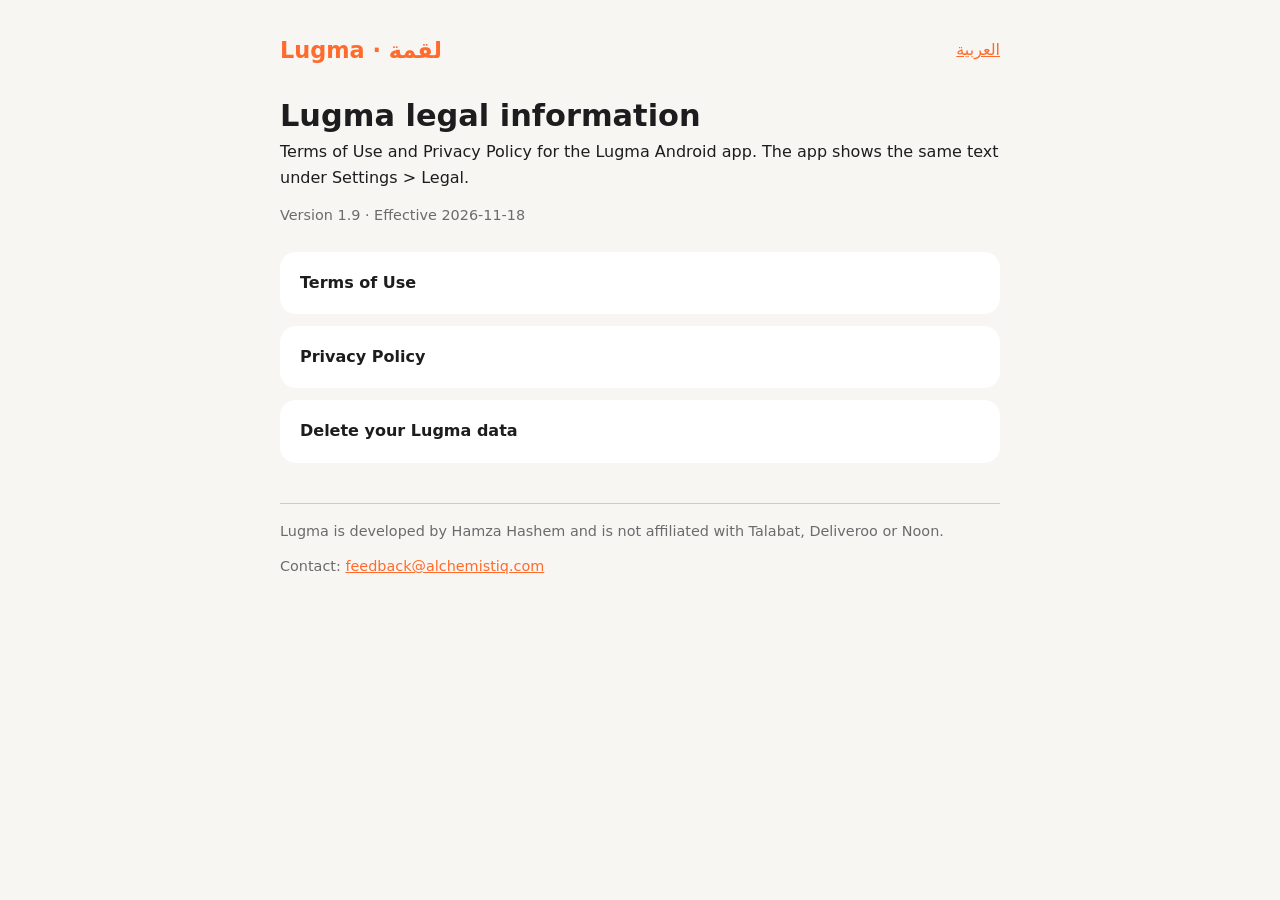
<file: index.html>
<!doctype html>
<html lang="en" dir="ltr">
<head>
<meta charset="utf-8">
<meta name="viewport" content="width=device-width, initial-scale=1">
<title>Lugma legal information</title>
<link rel="stylesheet" href="style.css">
</head>
<body>
<main>
<header>
<a class="brand" href="./">Lugma · لقمة</a>
<a href="ar/" hreflang="ar">العربية</a>
</header>
<h1>Lugma legal information</h1>
<p>Terms of Use and Privacy Policy for the Lugma Android app. The app shows the same text under Settings &gt; Legal.</p>
<p class="meta">Version 1.9 · Effective 2026-11-18</p>
<div class="cards">
<a class="card" href="terms.html">Terms of Use</a>
<a class="card" href="privacy.html">Privacy Policy</a>
<a class="card" href="delete-data.html">Delete your Lugma data</a>
</div>
<footer>
<p>Lugma is developed by Hamza Hashem and is not affiliated with Talabat, Deliveroo or Noon.</p>
<p>Contact: <a href="mailto:feedback@alchemistiq.com">feedback@alchemistiq.com</a></p>
</footer>
</main>
</body>
</html>
</file>
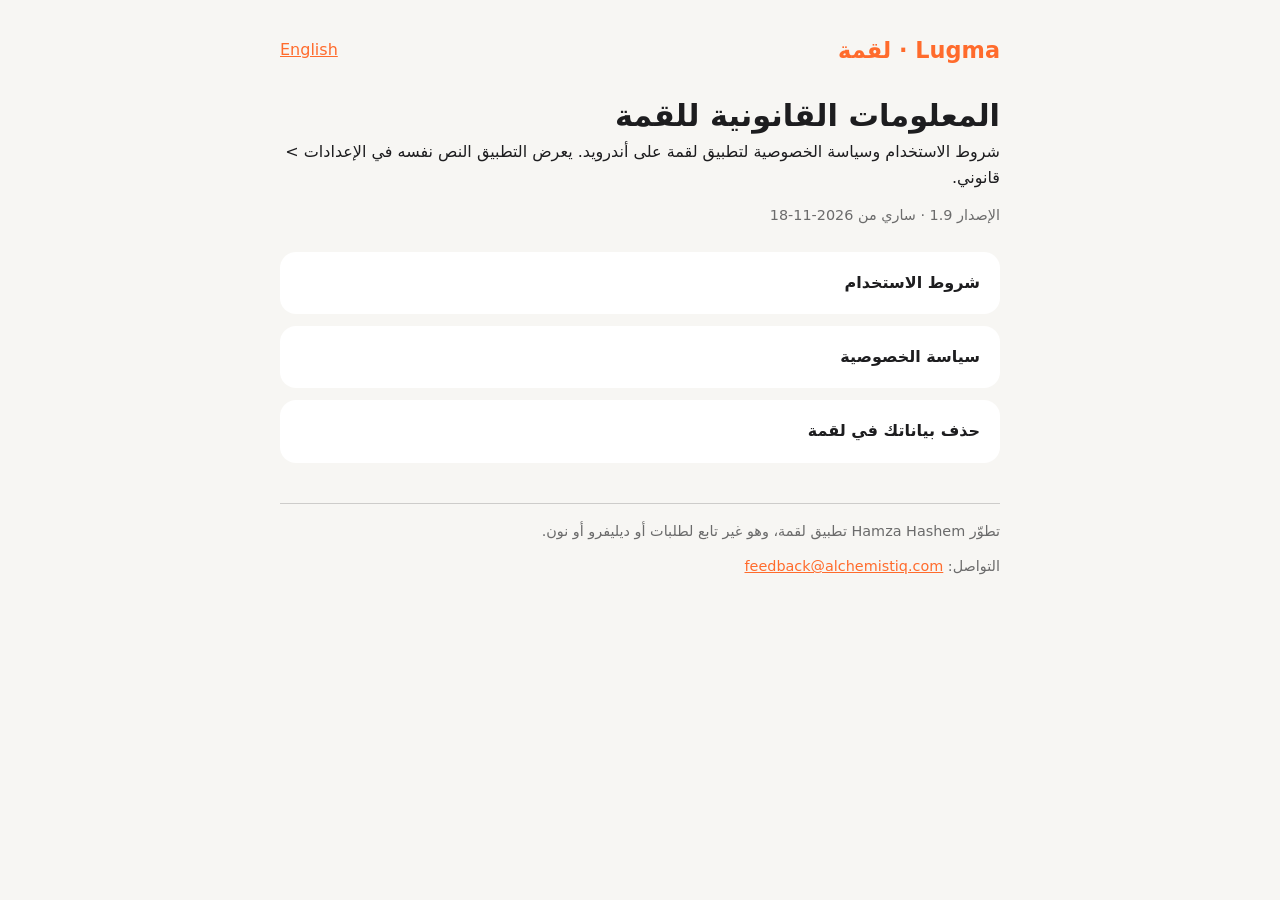
<file: ar/index.html>
<!doctype html>
<html lang="ar" dir="rtl">
<head>
<meta charset="utf-8">
<meta name="viewport" content="width=device-width, initial-scale=1">
<title>المعلومات القانونية للقمة</title>
<link rel="stylesheet" href="../style.css">
</head>
<body>
<main>
<header>
<a class="brand" href="./">Lugma · لقمة</a>
<a href="../" hreflang="en">English</a>
</header>
<h1>المعلومات القانونية للقمة</h1>
<p>شروط الاستخدام وسياسة الخصوصية لتطبيق لقمة على أندرويد. يعرض التطبيق النص نفسه في الإعدادات &gt; قانوني.</p>
<p class="meta">الإصدار 1.9 · ساري من 2026-11-18</p>
<div class="cards">
<a class="card" href="terms.html">شروط الاستخدام</a>
<a class="card" href="privacy.html">سياسة الخصوصية</a>
<a class="card" href="delete-data.html">حذف بياناتك في لقمة</a>
</div>
<footer>
<p>تطوّر Hamza Hashem تطبيق لقمة، وهو غير تابع لطلبات أو ديليفرو أو نون.</p>
<p>التواصل: <a href="mailto:feedback@alchemistiq.com">feedback@alchemistiq.com</a></p>
</footer>
</main>
</body>
</html>
</file>
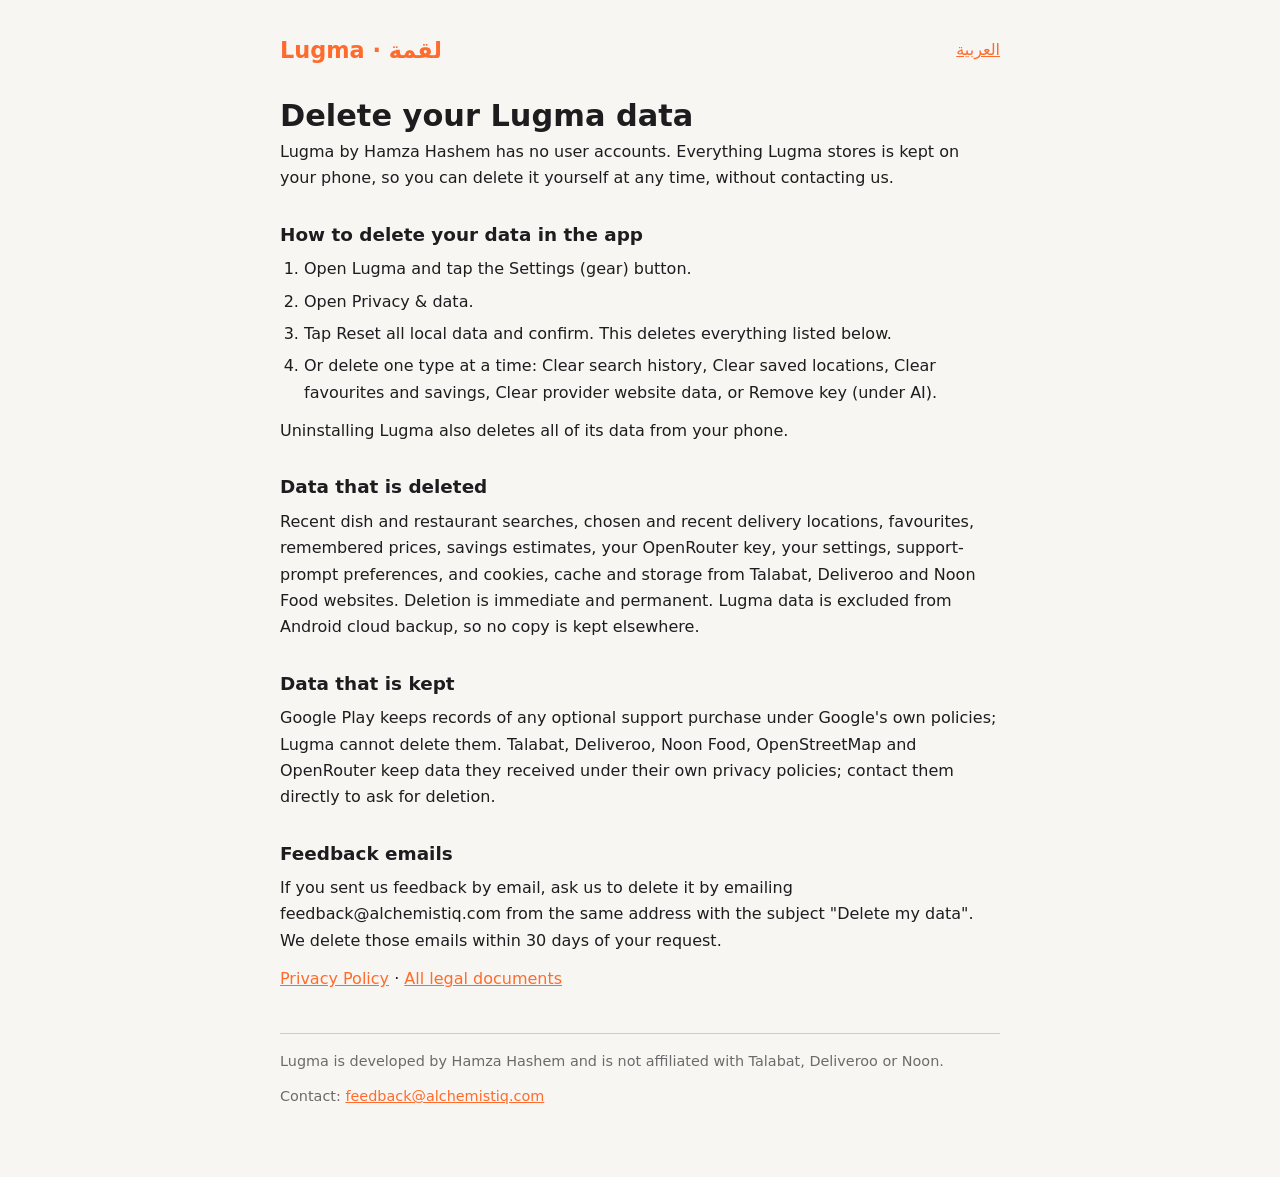
<file: delete-data.html>
<!doctype html>
<html lang="en" dir="ltr">
<head>
<meta charset="utf-8">
<meta name="viewport" content="width=device-width, initial-scale=1">
<title>Delete your Lugma data</title>
<link rel="stylesheet" href="style.css">
</head>
<body>
<main>
<header>
<a class="brand" href="./">Lugma · لقمة</a>
<a href="ar/delete-data.html" hreflang="ar">العربية</a>
</header>
<h1>Delete your Lugma data</h1>
<p>Lugma by Hamza Hashem has no user accounts. Everything Lugma stores is kept on your phone, so you can delete it yourself at any time, without contacting us.</p>
<h2>How to delete your data in the app</h2>
<ol>
<li>Open Lugma and tap the Settings (gear) button.</li>
<li>Open Privacy &amp; data.</li>
<li>Tap Reset all local data and confirm. This deletes everything listed below.</li>
<li>Or delete one type at a time: Clear search history, Clear saved locations, Clear favourites and savings, Clear provider website data, or Remove key (under AI).</li>
</ol>
<p>Uninstalling Lugma also deletes all of its data from your phone.</p>
<h2>Data that is deleted</h2>
<p>Recent dish and restaurant searches, chosen and recent delivery locations, favourites, remembered prices, savings estimates, your OpenRouter key, your settings, support-prompt preferences, and cookies, cache and storage from Talabat, Deliveroo and Noon Food websites. Deletion is immediate and permanent. Lugma data is excluded from Android cloud backup, so no copy is kept elsewhere.</p>
<h2>Data that is kept</h2>
<p>Google Play keeps records of any optional support purchase under Google's own policies; Lugma cannot delete them. Talabat, Deliveroo, Noon Food, OpenStreetMap and OpenRouter keep data they received under their own privacy policies; contact them directly to ask for deletion.</p>
<h2>Feedback emails</h2>
<p>If you sent us feedback by email, ask us to delete it by emailing feedback@alchemistiq.com from the same address with the subject &quot;Delete my data&quot;. We delete those emails within 30 days of your request.</p>
<p><a href="privacy.html">Privacy Policy</a> · <a href="./">All legal documents</a></p>
<footer>
<p>Lugma is developed by Hamza Hashem and is not affiliated with Talabat, Deliveroo or Noon.</p>
<p>Contact: <a href="mailto:feedback@alchemistiq.com">feedback@alchemistiq.com</a></p>
</footer>
</main>
</body>
</html>
</file>
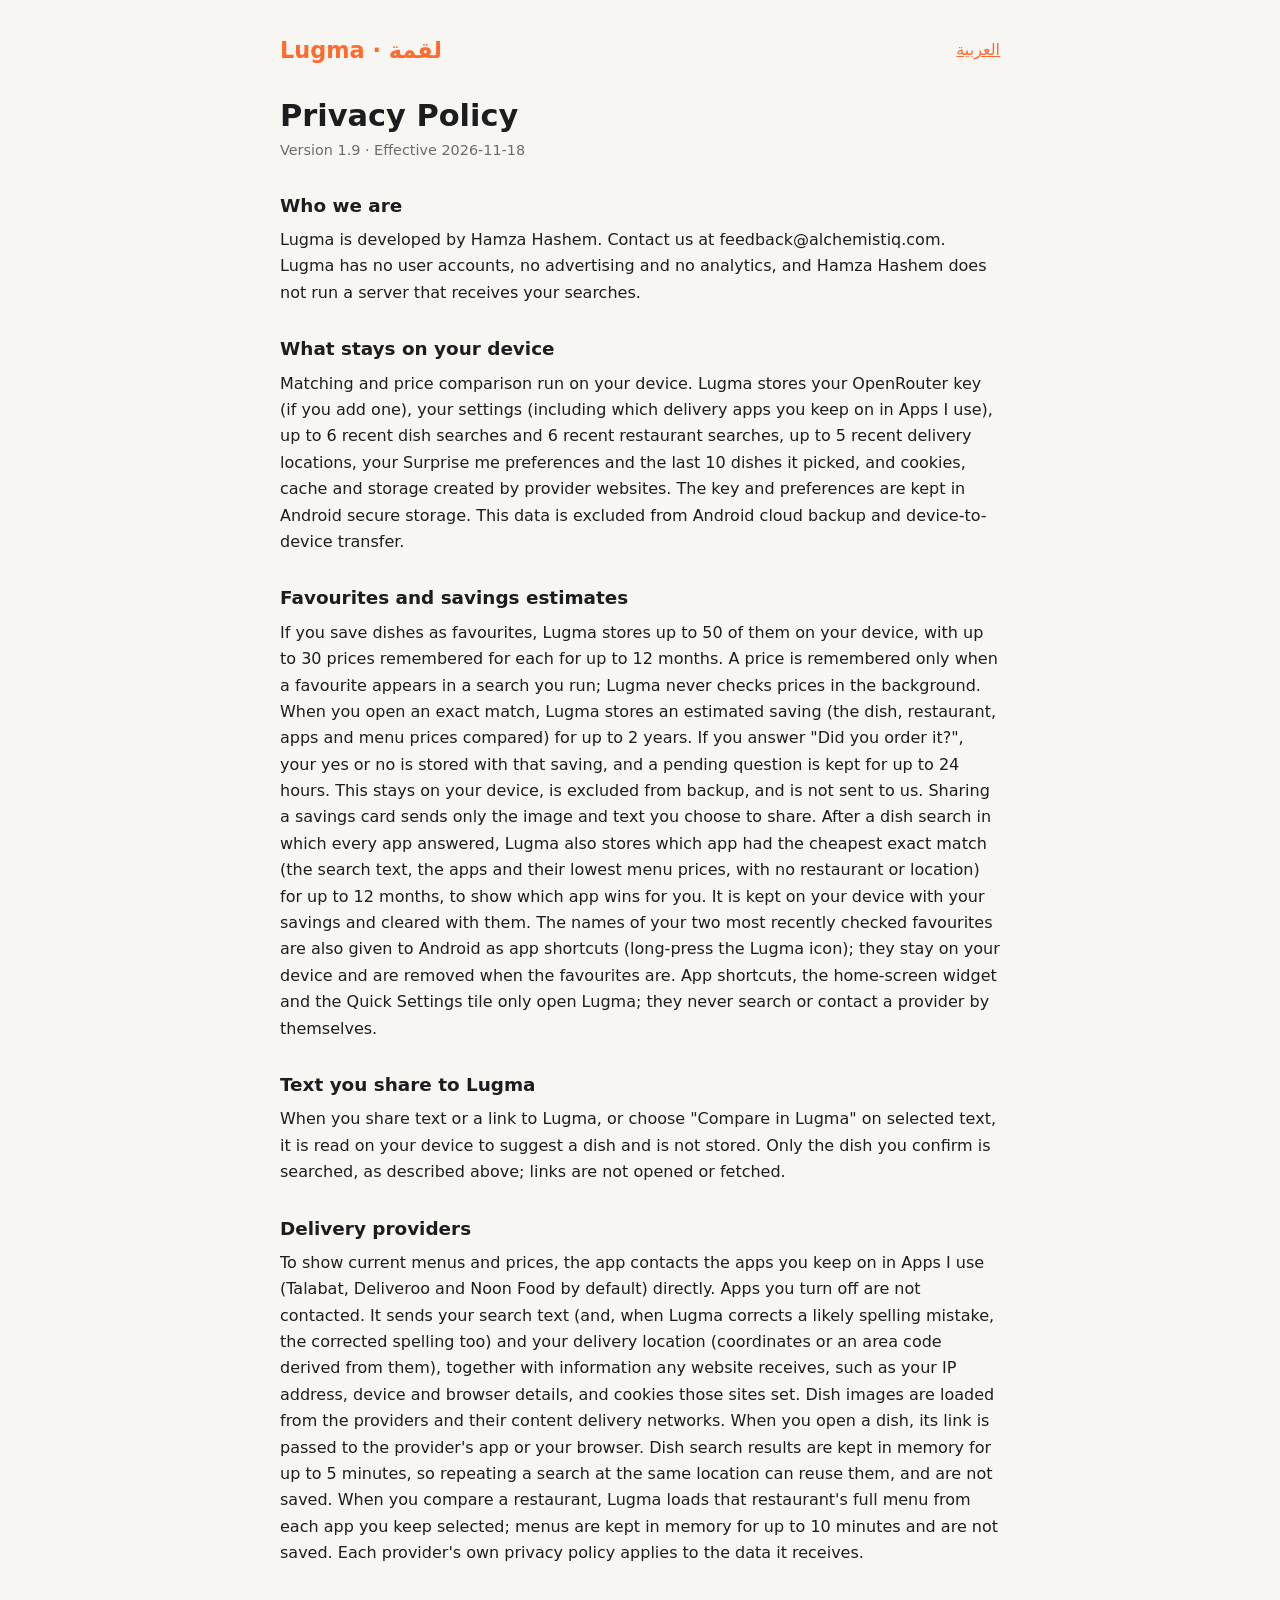
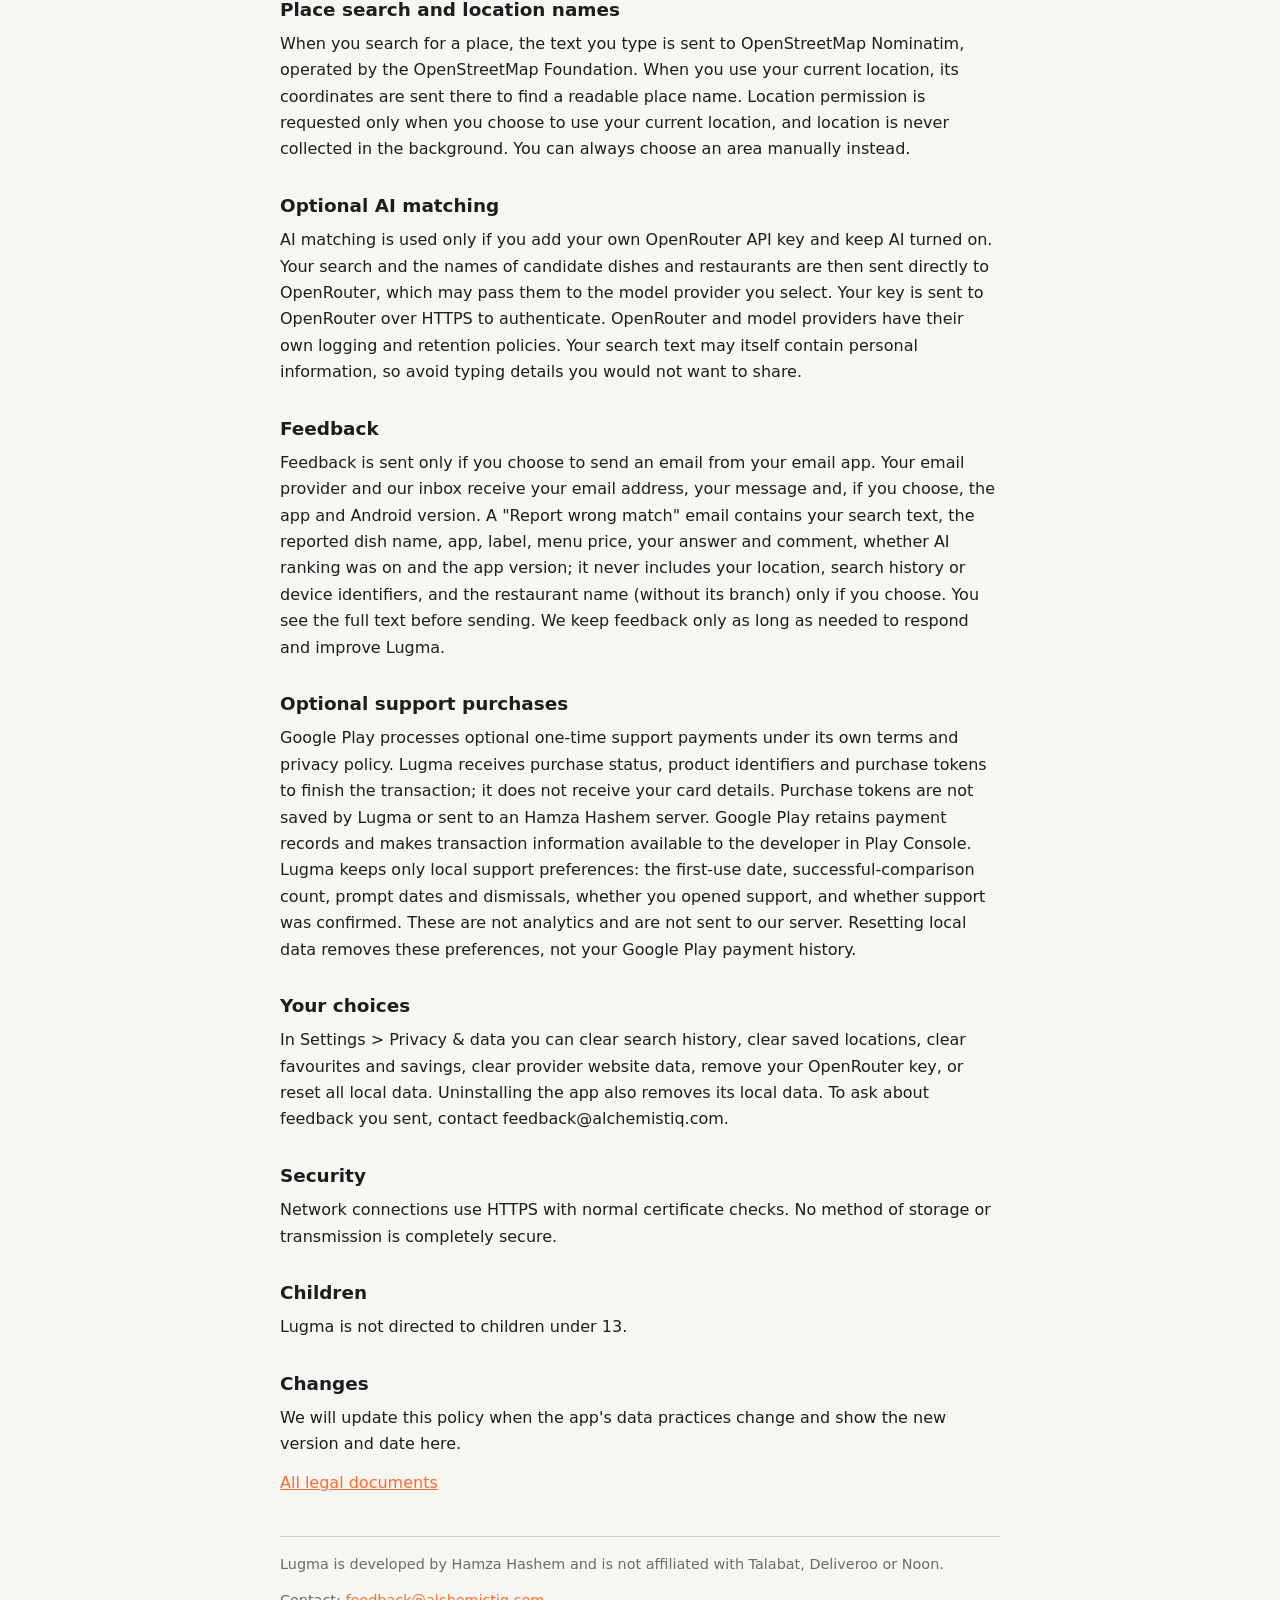
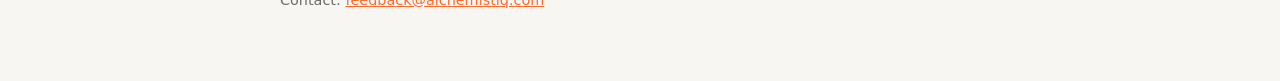
<file: privacy.html>
<!doctype html>
<html lang="en" dir="ltr">
<head>
<meta charset="utf-8">
<meta name="viewport" content="width=device-width, initial-scale=1">
<title>Privacy Policy</title>
<link rel="stylesheet" href="style.css">
</head>
<body>
<main>
<header>
<a class="brand" href="./">Lugma · لقمة</a>
<a href="ar/privacy.html" hreflang="ar">العربية</a>
</header>
<h1>Privacy Policy</h1>
<p class="meta">Version 1.9 · Effective 2026-11-18</p>
<h2>Who we are</h2>
<p>Lugma is developed by Hamza Hashem. Contact us at feedback@alchemistiq.com. Lugma has no user accounts, no advertising and no analytics, and Hamza Hashem does not run a server that receives your searches.</p>
<h2>What stays on your device</h2>
<p>Matching and price comparison run on your device. Lugma stores your OpenRouter key (if you add one), your settings (including which delivery apps you keep on in Apps I use), up to 6 recent dish searches and 6 recent restaurant searches, up to 5 recent delivery locations, your Surprise me preferences and the last 10 dishes it picked, and cookies, cache and storage created by provider websites. The key and preferences are kept in Android secure storage. This data is excluded from Android cloud backup and device-to-device transfer.</p>
<h2>Favourites and savings estimates</h2>
<p>If you save dishes as favourites, Lugma stores up to 50 of them on your device, with up to 30 prices remembered for each for up to 12 months. A price is remembered only when a favourite appears in a search you run; Lugma never checks prices in the background. When you open an exact match, Lugma stores an estimated saving (the dish, restaurant, apps and menu prices compared) for up to 2 years. If you answer &quot;Did you order it?&quot;, your yes or no is stored with that saving, and a pending question is kept for up to 24 hours. This stays on your device, is excluded from backup, and is not sent to us. Sharing a savings card sends only the image and text you choose to share. After a dish search in which every app answered, Lugma also stores which app had the cheapest exact match (the search text, the apps and their lowest menu prices, with no restaurant or location) for up to 12 months, to show which app wins for you. It is kept on your device with your savings and cleared with them. The names of your two most recently checked favourites are also given to Android as app shortcuts (long-press the Lugma icon); they stay on your device and are removed when the favourites are. App shortcuts, the home-screen widget and the Quick Settings tile only open Lugma; they never search or contact a provider by themselves.</p>
<h2>Text you share to Lugma</h2>
<p>When you share text or a link to Lugma, or choose &quot;Compare in Lugma&quot; on selected text, it is read on your device to suggest a dish and is not stored. Only the dish you confirm is searched, as described above; links are not opened or fetched.</p>
<h2>Delivery providers</h2>
<p>To show current menus and prices, the app contacts the apps you keep on in Apps I use (Talabat, Deliveroo and Noon Food by default) directly. Apps you turn off are not contacted. It sends your search text (and, when Lugma corrects a likely spelling mistake, the corrected spelling too) and your delivery location (coordinates or an area code derived from them), together with information any website receives, such as your IP address, device and browser details, and cookies those sites set. Dish images are loaded from the providers and their content delivery networks. When you open a dish, its link is passed to the provider's app or your browser. Dish search results are kept in memory for up to 5 minutes, so repeating a search at the same location can reuse them, and are not saved. When you compare a restaurant, Lugma loads that restaurant's full menu from each app you keep selected; menus are kept in memory for up to 10 minutes and are not saved. Each provider's own privacy policy applies to the data it receives.</p>
<h2>Place search and location names</h2>
<p>When you search for a place, the text you type is sent to OpenStreetMap Nominatim, operated by the OpenStreetMap Foundation. When you use your current location, its coordinates are sent there to find a readable place name. Location permission is requested only when you choose to use your current location, and location is never collected in the background. You can always choose an area manually instead.</p>
<h2>Optional AI matching</h2>
<p>AI matching is used only if you add your own OpenRouter API key and keep AI turned on. Your search and the names of candidate dishes and restaurants are then sent directly to OpenRouter, which may pass them to the model provider you select. Your key is sent to OpenRouter over HTTPS to authenticate. OpenRouter and model providers have their own logging and retention policies. Your search text may itself contain personal information, so avoid typing details you would not want to share.</p>
<h2>Feedback</h2>
<p>Feedback is sent only if you choose to send an email from your email app. Your email provider and our inbox receive your email address, your message and, if you choose, the app and Android version. A &quot;Report wrong match&quot; email contains your search text, the reported dish name, app, label, menu price, your answer and comment, whether AI ranking was on and the app version; it never includes your location, search history or device identifiers, and the restaurant name (without its branch) only if you choose. You see the full text before sending. We keep feedback only as long as needed to respond and improve Lugma.</p>
<h2>Optional support purchases</h2>
<p>Google Play processes optional one-time support payments under its own terms and privacy policy. Lugma receives purchase status, product identifiers and purchase tokens to finish the transaction; it does not receive your card details. Purchase tokens are not saved by Lugma or sent to an Hamza Hashem server. Google Play retains payment records and makes transaction information available to the developer in Play Console. Lugma keeps only local support preferences: the first-use date, successful-comparison count, prompt dates and dismissals, whether you opened support, and whether support was confirmed. These are not analytics and are not sent to our server. Resetting local data removes these preferences, not your Google Play payment history.</p>
<h2>Your choices</h2>
<p>In Settings &gt; Privacy &amp; data you can clear search history, clear saved locations, clear favourites and savings, clear provider website data, remove your OpenRouter key, or reset all local data. Uninstalling the app also removes its local data. To ask about feedback you sent, contact feedback@alchemistiq.com.</p>
<h2>Security</h2>
<p>Network connections use HTTPS with normal certificate checks. No method of storage or transmission is completely secure.</p>
<h2>Children</h2>
<p>Lugma is not directed to children under 13.</p>
<h2>Changes</h2>
<p>We will update this policy when the app's data practices change and show the new version and date here.</p>
<p><a href="./">All legal documents</a></p>
<footer>
<p>Lugma is developed by Hamza Hashem and is not affiliated with Talabat, Deliveroo or Noon.</p>
<p>Contact: <a href="mailto:feedback@alchemistiq.com">feedback@alchemistiq.com</a></p>
</footer>
</main>
</body>
</html>
</file>
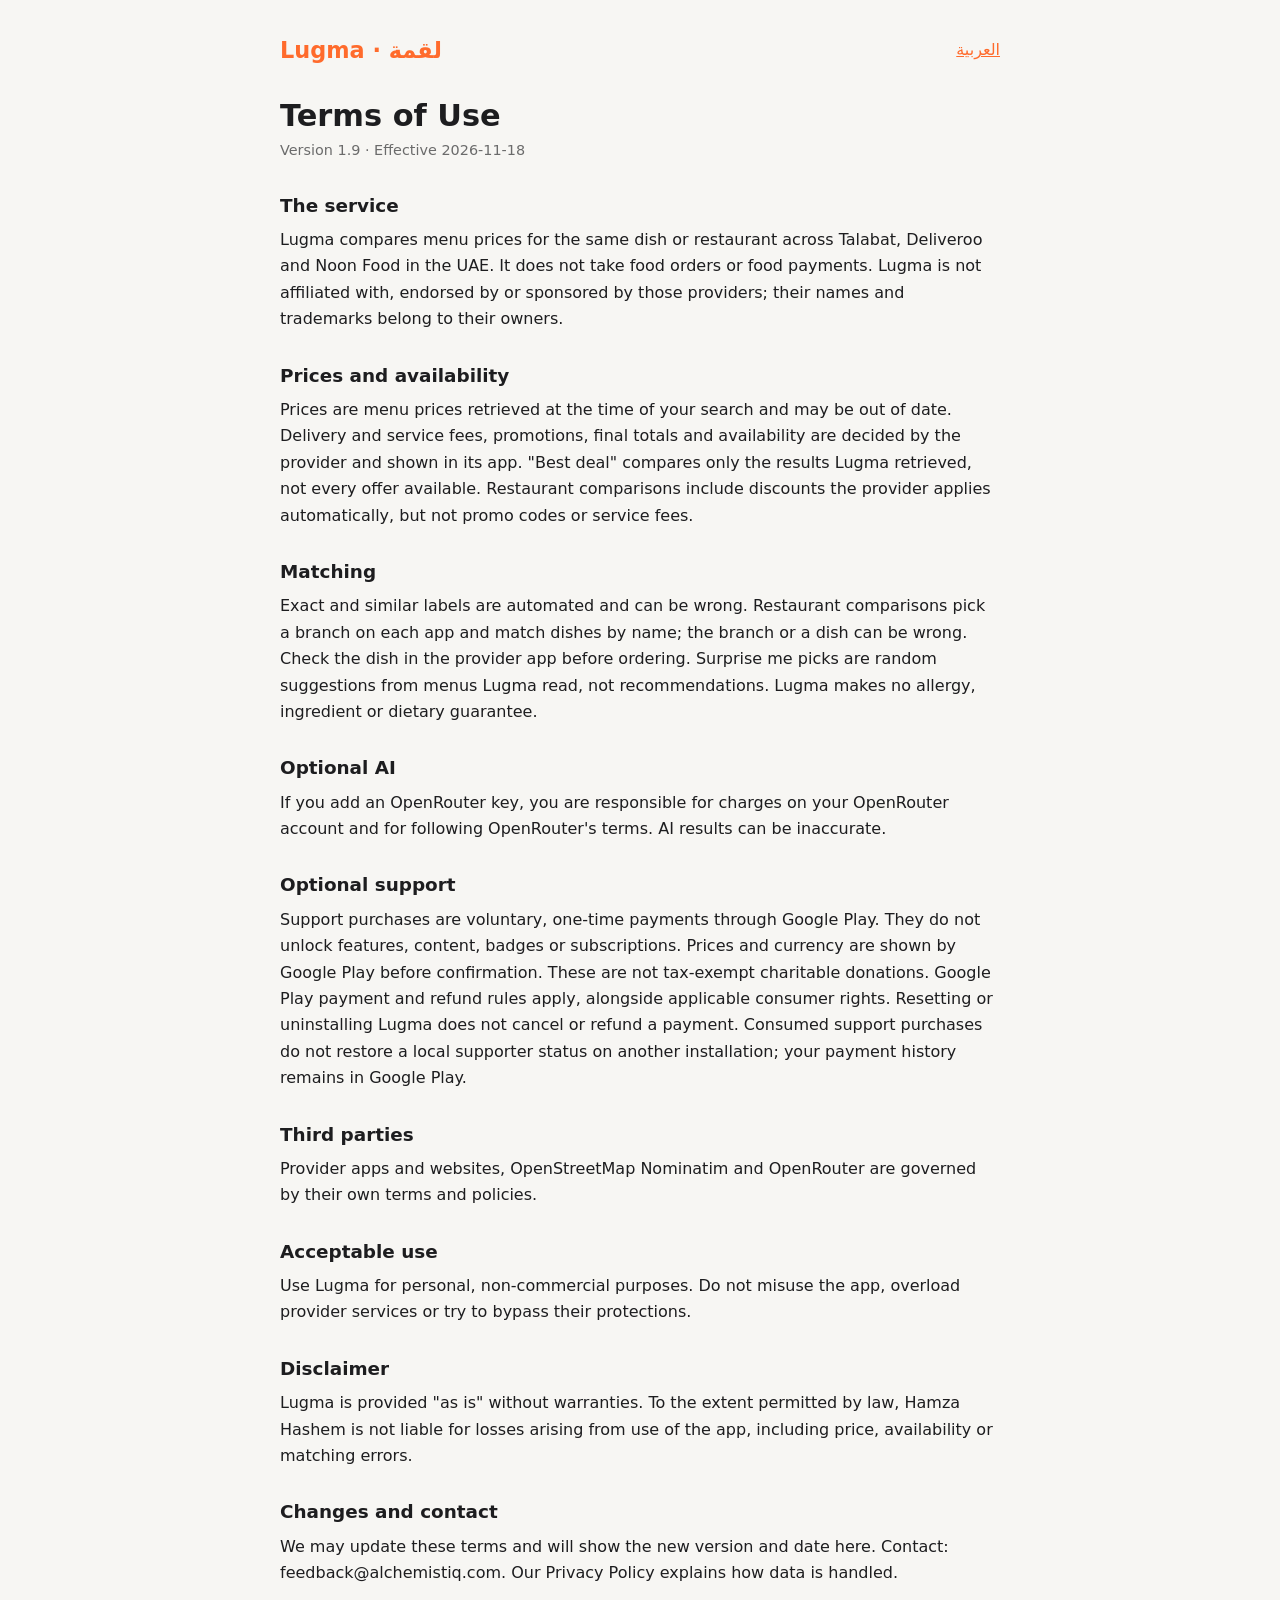
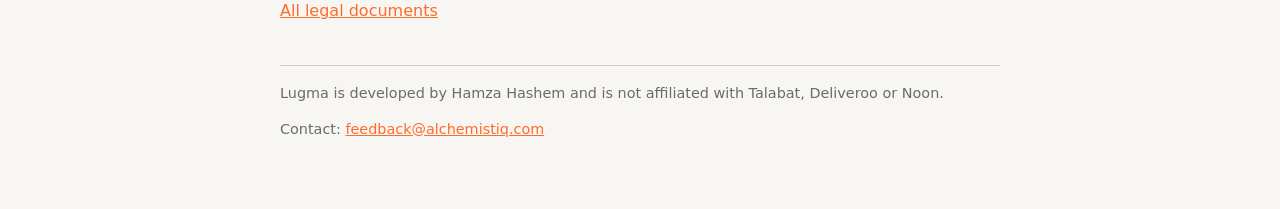
<file: terms.html>
<!doctype html>
<html lang="en" dir="ltr">
<head>
<meta charset="utf-8">
<meta name="viewport" content="width=device-width, initial-scale=1">
<title>Terms of Use</title>
<link rel="stylesheet" href="style.css">
</head>
<body>
<main>
<header>
<a class="brand" href="./">Lugma · لقمة</a>
<a href="ar/terms.html" hreflang="ar">العربية</a>
</header>
<h1>Terms of Use</h1>
<p class="meta">Version 1.9 · Effective 2026-11-18</p>
<h2>The service</h2>
<p>Lugma compares menu prices for the same dish or restaurant across Talabat, Deliveroo and Noon Food in the UAE. It does not take food orders or food payments. Lugma is not affiliated with, endorsed by or sponsored by those providers; their names and trademarks belong to their owners.</p>
<h2>Prices and availability</h2>
<p>Prices are menu prices retrieved at the time of your search and may be out of date. Delivery and service fees, promotions, final totals and availability are decided by the provider and shown in its app. &quot;Best deal&quot; compares only the results Lugma retrieved, not every offer available. Restaurant comparisons include discounts the provider applies automatically, but not promo codes or service fees.</p>
<h2>Matching</h2>
<p>Exact and similar labels are automated and can be wrong. Restaurant comparisons pick a branch on each app and match dishes by name; the branch or a dish can be wrong. Check the dish in the provider app before ordering. Surprise me picks are random suggestions from menus Lugma read, not recommendations. Lugma makes no allergy, ingredient or dietary guarantee.</p>
<h2>Optional AI</h2>
<p>If you add an OpenRouter key, you are responsible for charges on your OpenRouter account and for following OpenRouter's terms. AI results can be inaccurate.</p>
<h2>Optional support</h2>
<p>Support purchases are voluntary, one-time payments through Google Play. They do not unlock features, content, badges or subscriptions. Prices and currency are shown by Google Play before confirmation. These are not tax-exempt charitable donations. Google Play payment and refund rules apply, alongside applicable consumer rights. Resetting or uninstalling Lugma does not cancel or refund a payment. Consumed support purchases do not restore a local supporter status on another installation; your payment history remains in Google Play.</p>
<h2>Third parties</h2>
<p>Provider apps and websites, OpenStreetMap Nominatim and OpenRouter are governed by their own terms and policies.</p>
<h2>Acceptable use</h2>
<p>Use Lugma for personal, non-commercial purposes. Do not misuse the app, overload provider services or try to bypass their protections.</p>
<h2>Disclaimer</h2>
<p>Lugma is provided &quot;as is&quot; without warranties. To the extent permitted by law, Hamza Hashem is not liable for losses arising from use of the app, including price, availability or matching errors.</p>
<h2>Changes and contact</h2>
<p>We may update these terms and will show the new version and date here. Contact: feedback@alchemistiq.com. Our Privacy Policy explains how data is handled.</p>
<p><a href="./">All legal documents</a></p>
<footer>
<p>Lugma is developed by Hamza Hashem and is not affiliated with Talabat, Deliveroo or Noon.</p>
<p>Contact: <a href="mailto:feedback@alchemistiq.com">feedback@alchemistiq.com</a></p>
</footer>
</main>
</body>
</html>
</file>
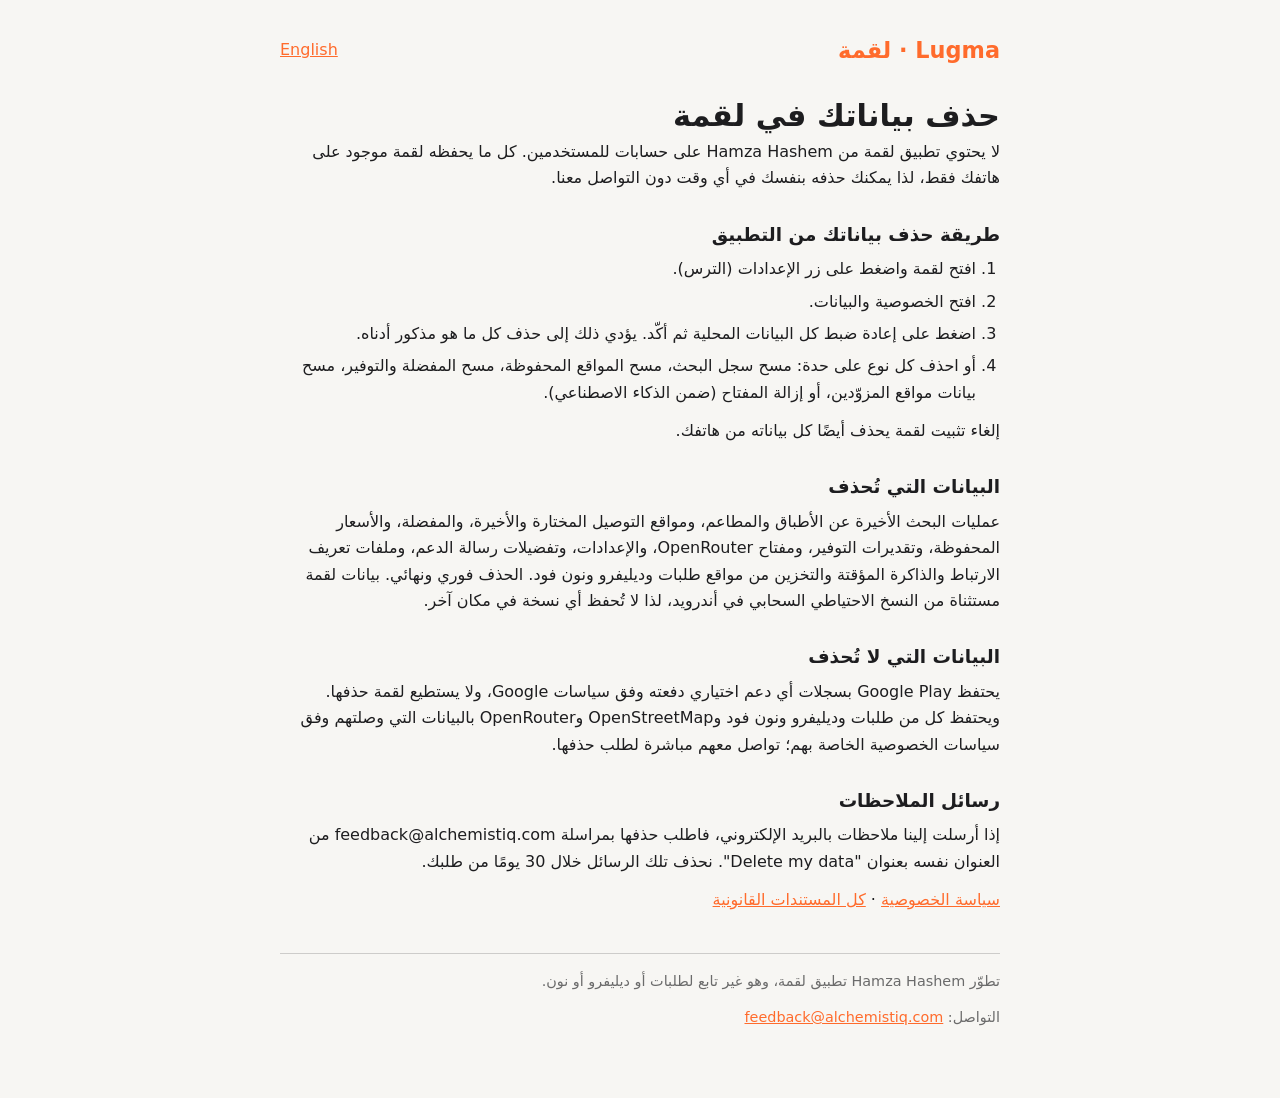
<file: ar/delete-data.html>
<!doctype html>
<html lang="ar" dir="rtl">
<head>
<meta charset="utf-8">
<meta name="viewport" content="width=device-width, initial-scale=1">
<title>حذف بياناتك في لقمة</title>
<link rel="stylesheet" href="../style.css">
</head>
<body>
<main>
<header>
<a class="brand" href="./">Lugma · لقمة</a>
<a href="../delete-data.html" hreflang="en">English</a>
</header>
<h1>حذف بياناتك في لقمة</h1>
<p>لا يحتوي تطبيق لقمة من Hamza Hashem على حسابات للمستخدمين. كل ما يحفظه لقمة موجود على هاتفك فقط، لذا يمكنك حذفه بنفسك في أي وقت دون التواصل معنا.</p>
<h2>طريقة حذف بياناتك من التطبيق</h2>
<ol>
<li>افتح لقمة واضغط على زر الإعدادات (الترس).</li>
<li>افتح الخصوصية والبيانات.</li>
<li>اضغط على إعادة ضبط كل البيانات المحلية ثم أكّد. يؤدي ذلك إلى حذف كل ما هو مذكور أدناه.</li>
<li>أو احذف كل نوع على حدة: مسح سجل البحث، مسح المواقع المحفوظة، مسح المفضلة والتوفير، مسح بيانات مواقع المزوّدين، أو إزالة المفتاح (ضمن الذكاء الاصطناعي).</li>
</ol>
<p>إلغاء تثبيت لقمة يحذف أيضًا كل بياناته من هاتفك.</p>
<h2>البيانات التي تُحذف</h2>
<p>عمليات البحث الأخيرة عن الأطباق والمطاعم، ومواقع التوصيل المختارة والأخيرة، والمفضلة، والأسعار المحفوظة، وتقديرات التوفير، ومفتاح OpenRouter، والإعدادات، وتفضيلات رسالة الدعم، وملفات تعريف الارتباط والذاكرة المؤقتة والتخزين من مواقع طلبات وديليفرو ونون فود. الحذف فوري ونهائي. بيانات لقمة مستثناة من النسخ الاحتياطي السحابي في أندرويد، لذا لا تُحفظ أي نسخة في مكان آخر.</p>
<h2>البيانات التي لا تُحذف</h2>
<p>يحتفظ Google Play بسجلات أي دعم اختياري دفعته وفق سياسات Google، ولا يستطيع لقمة حذفها. ويحتفظ كل من طلبات وديليفرو ونون فود وOpenStreetMap وOpenRouter بالبيانات التي وصلتهم وفق سياسات الخصوصية الخاصة بهم؛ تواصل معهم مباشرة لطلب حذفها.</p>
<h2>رسائل الملاحظات</h2>
<p>إذا أرسلت إلينا ملاحظات بالبريد الإلكتروني، فاطلب حذفها بمراسلة feedback@alchemistiq.com من العنوان نفسه بعنوان &quot;Delete my data&quot;. نحذف تلك الرسائل خلال 30 يومًا من طلبك.</p>
<p><a href="privacy.html">سياسة الخصوصية</a> · <a href="./">كل المستندات القانونية</a></p>
<footer>
<p>تطوّر Hamza Hashem تطبيق لقمة، وهو غير تابع لطلبات أو ديليفرو أو نون.</p>
<p>التواصل: <a href="mailto:feedback@alchemistiq.com">feedback@alchemistiq.com</a></p>
</footer>
</main>
</body>
</html>
</file>
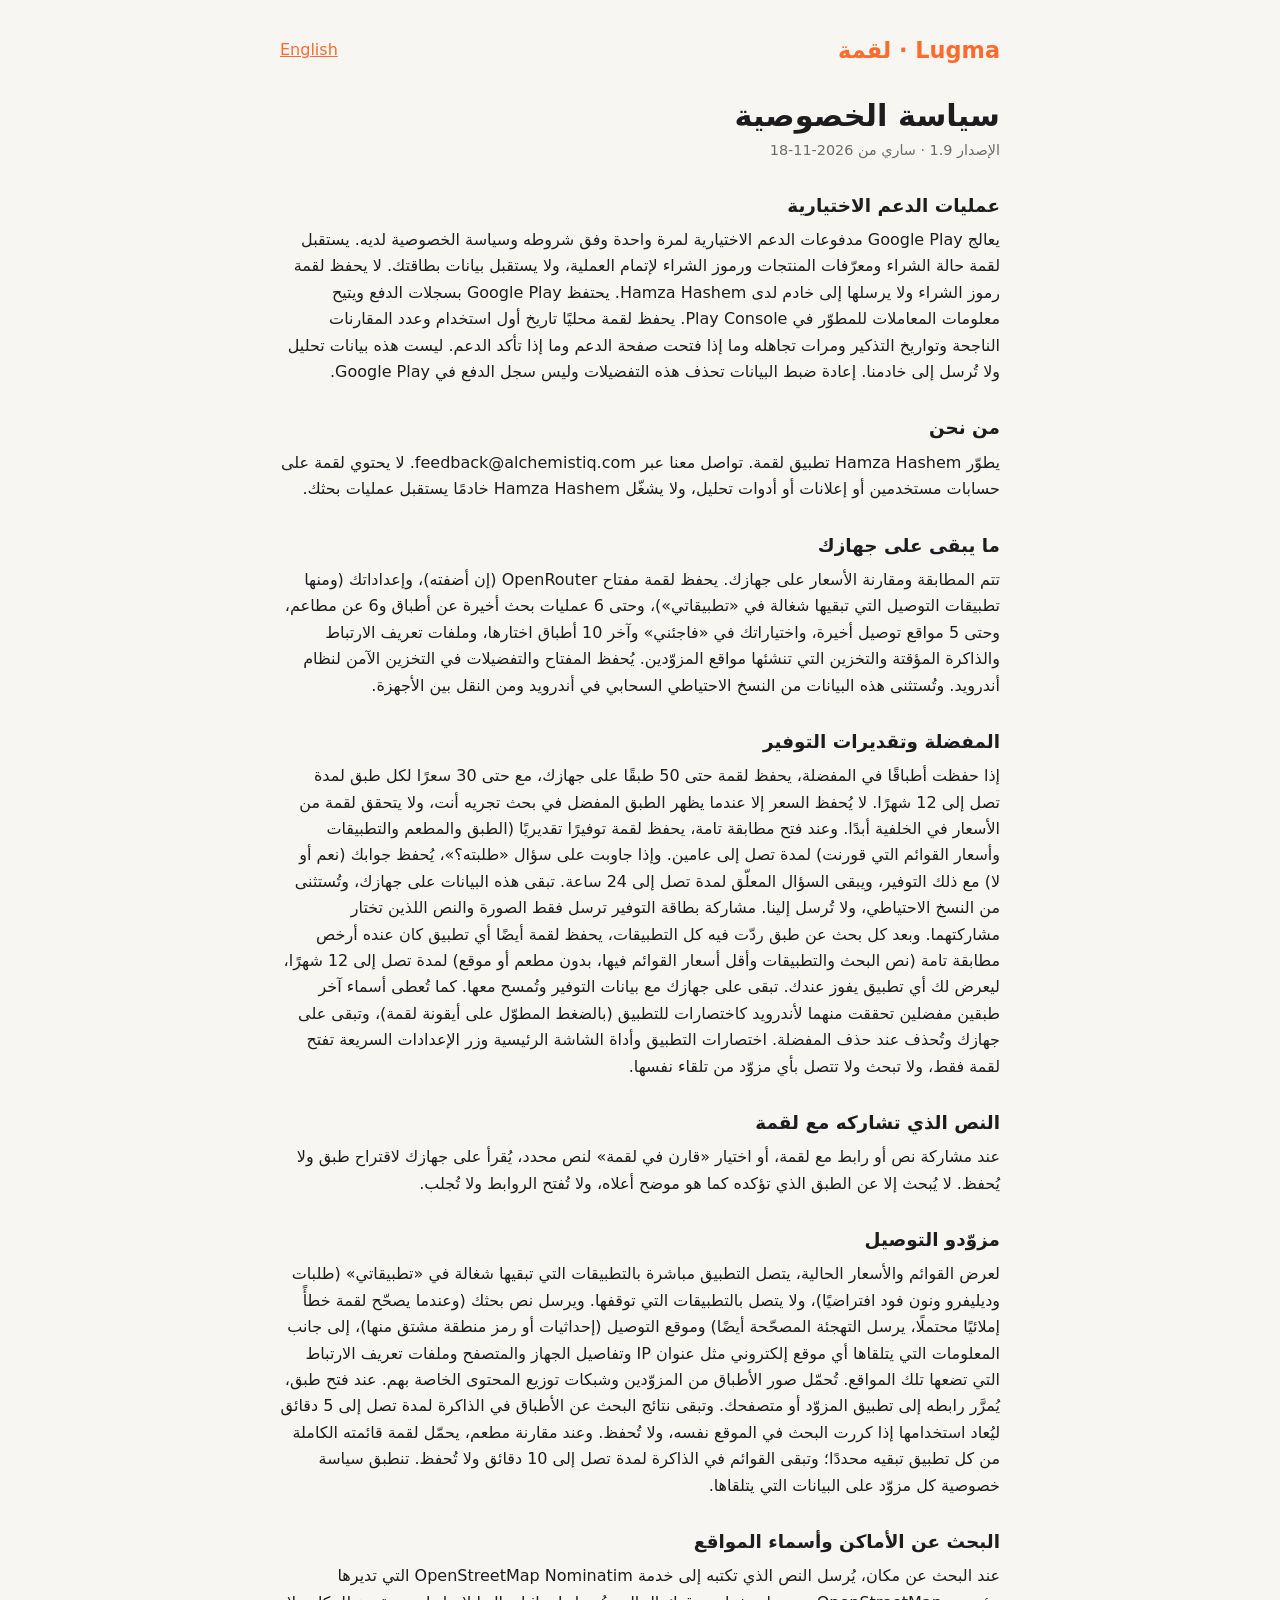
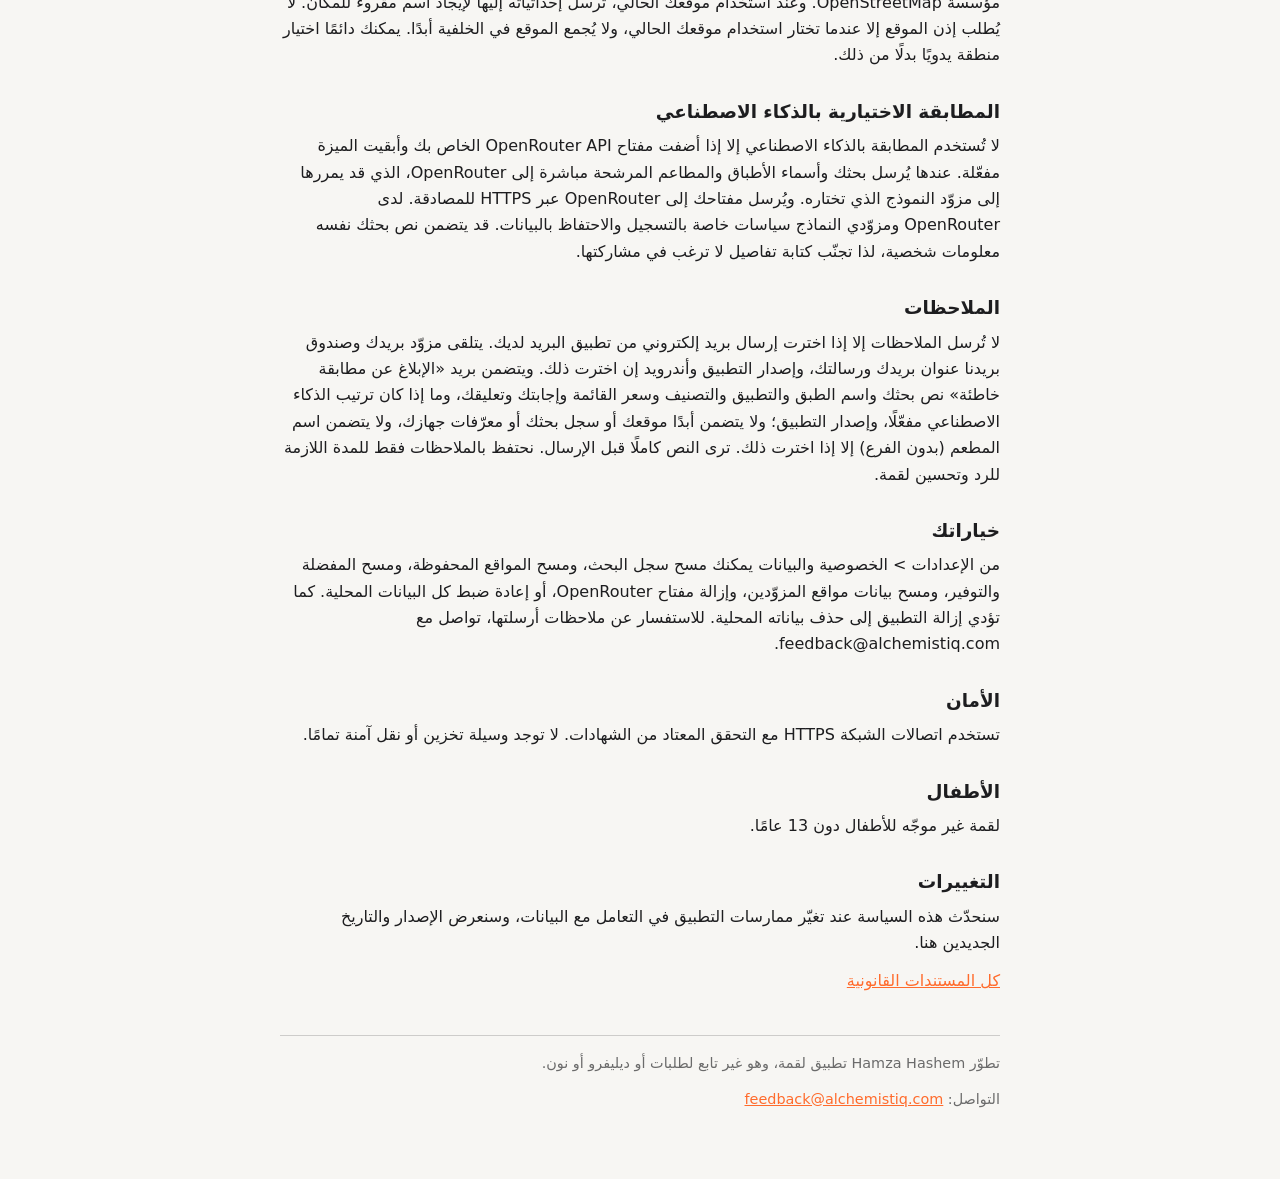
<file: ar/privacy.html>
<!doctype html>
<html lang="ar" dir="rtl">
<head>
<meta charset="utf-8">
<meta name="viewport" content="width=device-width, initial-scale=1">
<title>سياسة الخصوصية</title>
<link rel="stylesheet" href="../style.css">
</head>
<body>
<main>
<header>
<a class="brand" href="./">Lugma · لقمة</a>
<a href="../privacy.html" hreflang="en">English</a>
</header>
<h1>سياسة الخصوصية</h1>
<p class="meta">الإصدار 1.9 · ساري من 2026-11-18</p>
<h2>عمليات الدعم الاختيارية</h2>
<p>يعالج Google Play مدفوعات الدعم الاختيارية لمرة واحدة وفق شروطه وسياسة الخصوصية لديه. يستقبل لقمة حالة الشراء ومعرّفات المنتجات ورموز الشراء لإتمام العملية، ولا يستقبل بيانات بطاقتك. لا يحفظ لقمة رموز الشراء ولا يرسلها إلى خادم لدى Hamza Hashem. يحتفظ Google Play بسجلات الدفع ويتيح معلومات المعاملات للمطوّر في Play Console. يحفظ لقمة محليًا تاريخ أول استخدام وعدد المقارنات الناجحة وتواريخ التذكير ومرات تجاهله وما إذا فتحت صفحة الدعم وما إذا تأكد الدعم. ليست هذه بيانات تحليل ولا تُرسل إلى خادمنا. إعادة ضبط البيانات تحذف هذه التفضيلات وليس سجل الدفع في Google Play.</p>
<h2>من نحن</h2>
<p>يطوّر Hamza Hashem تطبيق لقمة. تواصل معنا عبر feedback@alchemistiq.com. لا يحتوي لقمة على حسابات مستخدمين أو إعلانات أو أدوات تحليل، ولا يشغّل Hamza Hashem خادمًا يستقبل عمليات بحثك.</p>
<h2>ما يبقى على جهازك</h2>
<p>تتم المطابقة ومقارنة الأسعار على جهازك. يحفظ لقمة مفتاح OpenRouter (إن أضفته)، وإعداداتك (ومنها تطبيقات التوصيل التي تبقيها شغالة في «تطبيقاتي»)، وحتى 6 عمليات بحث أخيرة عن أطباق و6 عن مطاعم، وحتى 5 مواقع توصيل أخيرة، واختياراتك في «فاجئني» وآخر 10 أطباق اختارها، وملفات تعريف الارتباط والذاكرة المؤقتة والتخزين التي تنشئها مواقع المزوّدين. يُحفظ المفتاح والتفضيلات في التخزين الآمن لنظام أندرويد. وتُستثنى هذه البيانات من النسخ الاحتياطي السحابي في أندرويد ومن النقل بين الأجهزة.</p>
<h2>المفضلة وتقديرات التوفير</h2>
<p>إذا حفظت أطباقًا في المفضلة، يحفظ لقمة حتى 50 طبقًا على جهازك، مع حتى 30 سعرًا لكل طبق لمدة تصل إلى 12 شهرًا. لا يُحفظ السعر إلا عندما يظهر الطبق المفضل في بحث تجريه أنت، ولا يتحقق لقمة من الأسعار في الخلفية أبدًا. وعند فتح مطابقة تامة، يحفظ لقمة توفيرًا تقديريًا (الطبق والمطعم والتطبيقات وأسعار القوائم التي قورنت) لمدة تصل إلى عامين. وإذا جاوبت على سؤال «طلبته؟»، يُحفظ جوابك (نعم أو لا) مع ذلك التوفير، ويبقى السؤال المعلّق لمدة تصل إلى 24 ساعة. تبقى هذه البيانات على جهازك، وتُستثنى من النسخ الاحتياطي، ولا تُرسل إلينا. مشاركة بطاقة التوفير ترسل فقط الصورة والنص اللذين تختار مشاركتهما. وبعد كل بحث عن طبق ردّت فيه كل التطبيقات، يحفظ لقمة أيضًا أي تطبيق كان عنده أرخص مطابقة تامة (نص البحث والتطبيقات وأقل أسعار القوائم فيها، بدون مطعم أو موقع) لمدة تصل إلى 12 شهرًا، ليعرض لك أي تطبيق يفوز عندك. تبقى على جهازك مع بيانات التوفير وتُمسح معها. كما تُعطى أسماء آخر طبقين مفضلين تحققت منهما لأندرويد كاختصارات للتطبيق (بالضغط المطوّل على أيقونة لقمة)، وتبقى على جهازك وتُحذف عند حذف المفضلة. اختصارات التطبيق وأداة الشاشة الرئيسية وزر الإعدادات السريعة تفتح لقمة فقط، ولا تبحث ولا تتصل بأي مزوّد من تلقاء نفسها.</p>
<h2>النص الذي تشاركه مع لقمة</h2>
<p>عند مشاركة نص أو رابط مع لقمة، أو اختيار «قارن في لقمة» لنص محدد، يُقرأ على جهازك لاقتراح طبق ولا يُحفظ. لا يُبحث إلا عن الطبق الذي تؤكده كما هو موضح أعلاه، ولا تُفتح الروابط ولا تُجلب.</p>
<h2>مزوّدو التوصيل</h2>
<p>لعرض القوائم والأسعار الحالية، يتصل التطبيق مباشرة بالتطبيقات التي تبقيها شغالة في «تطبيقاتي» (طلبات وديليفرو ونون فود افتراضيًا)، ولا يتصل بالتطبيقات التي توقفها. ويرسل نص بحثك (وعندما يصحّح لقمة خطأً إملائيًا محتملًا، يرسل التهجئة المصحّحة أيضًا) وموقع التوصيل (إحداثيات أو رمز منطقة مشتق منها)، إلى جانب المعلومات التي يتلقاها أي موقع إلكتروني مثل عنوان IP وتفاصيل الجهاز والمتصفح وملفات تعريف الارتباط التي تضعها تلك المواقع. تُحمّل صور الأطباق من المزوّدين وشبكات توزيع المحتوى الخاصة بهم. عند فتح طبق، يُمرَّر رابطه إلى تطبيق المزوّد أو متصفحك. وتبقى نتائج البحث عن الأطباق في الذاكرة لمدة تصل إلى 5 دقائق ليُعاد استخدامها إذا كررت البحث في الموقع نفسه، ولا تُحفظ. وعند مقارنة مطعم، يحمّل لقمة قائمته الكاملة من كل تطبيق تبقيه محددًا؛ وتبقى القوائم في الذاكرة لمدة تصل إلى 10 دقائق ولا تُحفظ. تنطبق سياسة خصوصية كل مزوّد على البيانات التي يتلقاها.</p>
<h2>البحث عن الأماكن وأسماء المواقع</h2>
<p>عند البحث عن مكان، يُرسل النص الذي تكتبه إلى خدمة OpenStreetMap Nominatim التي تديرها مؤسسة OpenStreetMap. وعند استخدام موقعك الحالي، تُرسل إحداثياته إليها لإيجاد اسم مقروء للمكان. لا يُطلب إذن الموقع إلا عندما تختار استخدام موقعك الحالي، ولا يُجمع الموقع في الخلفية أبدًا. يمكنك دائمًا اختيار منطقة يدويًا بدلًا من ذلك.</p>
<h2>المطابقة الاختيارية بالذكاء الاصطناعي</h2>
<p>لا تُستخدم المطابقة بالذكاء الاصطناعي إلا إذا أضفت مفتاح OpenRouter API الخاص بك وأبقيت الميزة مفعّلة. عندها يُرسل بحثك وأسماء الأطباق والمطاعم المرشحة مباشرة إلى OpenRouter، الذي قد يمررها إلى مزوّد النموذج الذي تختاره. ويُرسل مفتاحك إلى OpenRouter عبر HTTPS للمصادقة. لدى OpenRouter ومزوّدي النماذج سياسات خاصة بالتسجيل والاحتفاظ بالبيانات. قد يتضمن نص بحثك نفسه معلومات شخصية، لذا تجنّب كتابة تفاصيل لا ترغب في مشاركتها.</p>
<h2>الملاحظات</h2>
<p>لا تُرسل الملاحظات إلا إذا اخترت إرسال بريد إلكتروني من تطبيق البريد لديك. يتلقى مزوّد بريدك وصندوق بريدنا عنوان بريدك ورسالتك، وإصدار التطبيق وأندرويد إن اخترت ذلك. ويتضمن بريد «الإبلاغ عن مطابقة خاطئة» نص بحثك واسم الطبق والتطبيق والتصنيف وسعر القائمة وإجابتك وتعليقك، وما إذا كان ترتيب الذكاء الاصطناعي مفعّلًا، وإصدار التطبيق؛ ولا يتضمن أبدًا موقعك أو سجل بحثك أو معرّفات جهازك، ولا يتضمن اسم المطعم (بدون الفرع) إلا إذا اخترت ذلك. ترى النص كاملًا قبل الإرسال. نحتفظ بالملاحظات فقط للمدة اللازمة للرد وتحسين لقمة.</p>
<h2>خياراتك</h2>
<p>من الإعدادات &gt; الخصوصية والبيانات يمكنك مسح سجل البحث، ومسح المواقع المحفوظة، ومسح المفضلة والتوفير، ومسح بيانات مواقع المزوّدين، وإزالة مفتاح OpenRouter، أو إعادة ضبط كل البيانات المحلية. كما تؤدي إزالة التطبيق إلى حذف بياناته المحلية. للاستفسار عن ملاحظات أرسلتها، تواصل مع feedback@alchemistiq.com.</p>
<h2>الأمان</h2>
<p>تستخدم اتصالات الشبكة HTTPS مع التحقق المعتاد من الشهادات. لا توجد وسيلة تخزين أو نقل آمنة تمامًا.</p>
<h2>الأطفال</h2>
<p>لقمة غير موجّه للأطفال دون 13 عامًا.</p>
<h2>التغييرات</h2>
<p>سنحدّث هذه السياسة عند تغيّر ممارسات التطبيق في التعامل مع البيانات، وسنعرض الإصدار والتاريخ الجديدين هنا.</p>
<p><a href="./">كل المستندات القانونية</a></p>
<footer>
<p>تطوّر Hamza Hashem تطبيق لقمة، وهو غير تابع لطلبات أو ديليفرو أو نون.</p>
<p>التواصل: <a href="mailto:feedback@alchemistiq.com">feedback@alchemistiq.com</a></p>
</footer>
</main>
</body>
</html>
</file>
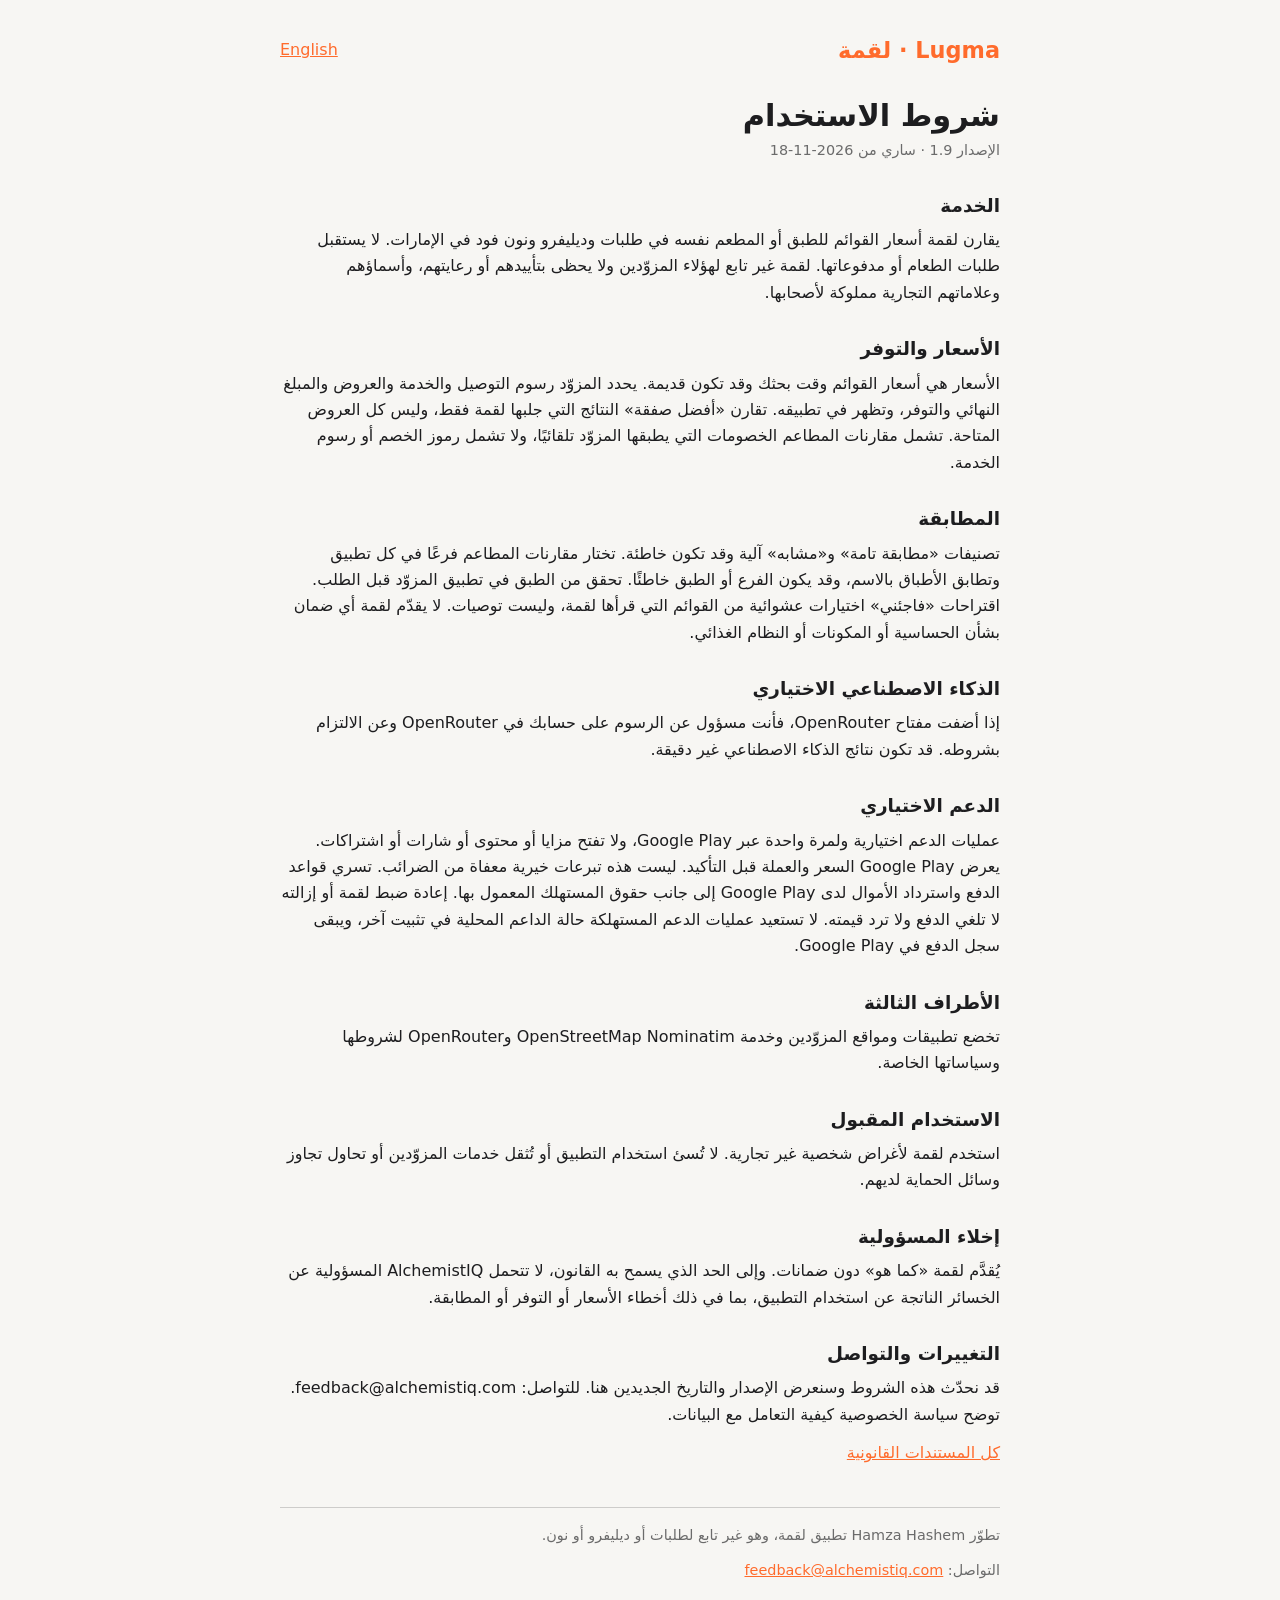
<file: ar/terms.html>
<!doctype html>
<html lang="ar" dir="rtl">
<head>
<meta charset="utf-8">
<meta name="viewport" content="width=device-width, initial-scale=1">
<title>شروط الاستخدام</title>
<link rel="stylesheet" href="../style.css">
</head>
<body>
<main>
<header>
<a class="brand" href="./">Lugma · لقمة</a>
<a href="../terms.html" hreflang="en">English</a>
</header>
<h1>شروط الاستخدام</h1>
<p class="meta">الإصدار 1.9 · ساري من 2026-11-18</p>
<h2>الخدمة</h2>
<p>يقارن لقمة أسعار القوائم للطبق أو المطعم نفسه في طلبات وديليفرو ونون فود في الإمارات. لا يستقبل طلبات الطعام أو مدفوعاتها. لقمة غير تابع لهؤلاء المزوّدين ولا يحظى بتأييدهم أو رعايتهم، وأسماؤهم وعلاماتهم التجارية مملوكة لأصحابها.</p>
<h2>الأسعار والتوفر</h2>
<p>الأسعار هي أسعار القوائم وقت بحثك وقد تكون قديمة. يحدد المزوّد رسوم التوصيل والخدمة والعروض والمبلغ النهائي والتوفر، وتظهر في تطبيقه. تقارن «أفضل صفقة» النتائج التي جلبها لقمة فقط، وليس كل العروض المتاحة. تشمل مقارنات المطاعم الخصومات التي يطبقها المزوّد تلقائيًا، ولا تشمل رموز الخصم أو رسوم الخدمة.</p>
<h2>المطابقة</h2>
<p>تصنيفات «مطابقة تامة» و«مشابه» آلية وقد تكون خاطئة. تختار مقارنات المطاعم فرعًا في كل تطبيق وتطابق الأطباق بالاسم، وقد يكون الفرع أو الطبق خاطئًا. تحقق من الطبق في تطبيق المزوّد قبل الطلب. اقتراحات «فاجئني» اختيارات عشوائية من القوائم التي قرأها لقمة، وليست توصيات. لا يقدّم لقمة أي ضمان بشأن الحساسية أو المكونات أو النظام الغذائي.</p>
<h2>الذكاء الاصطناعي الاختياري</h2>
<p>إذا أضفت مفتاح OpenRouter، فأنت مسؤول عن الرسوم على حسابك في OpenRouter وعن الالتزام بشروطه. قد تكون نتائج الذكاء الاصطناعي غير دقيقة.</p>
<h2>الدعم الاختياري</h2>
<p>عمليات الدعم اختيارية ولمرة واحدة عبر Google Play، ولا تفتح مزايا أو محتوى أو شارات أو اشتراكات. يعرض Google Play السعر والعملة قبل التأكيد. ليست هذه تبرعات خيرية معفاة من الضرائب. تسري قواعد الدفع واسترداد الأموال لدى Google Play إلى جانب حقوق المستهلك المعمول بها. إعادة ضبط لقمة أو إزالته لا تلغي الدفع ولا ترد قيمته. لا تستعيد عمليات الدعم المستهلكة حالة الداعم المحلية في تثبيت آخر، ويبقى سجل الدفع في Google Play.</p>
<h2>الأطراف الثالثة</h2>
<p>تخضع تطبيقات ومواقع المزوّدين وخدمة OpenStreetMap Nominatim وOpenRouter لشروطها وسياساتها الخاصة.</p>
<h2>الاستخدام المقبول</h2>
<p>استخدم لقمة لأغراض شخصية غير تجارية. لا تُسئ استخدام التطبيق أو تُثقل خدمات المزوّدين أو تحاول تجاوز وسائل الحماية لديهم.</p>
<h2>إخلاء المسؤولية</h2>
<p>يُقدَّم لقمة «كما هو» دون ضمانات. وإلى الحد الذي يسمح به القانون، لا تتحمل AlchemistIQ المسؤولية عن الخسائر الناتجة عن استخدام التطبيق، بما في ذلك أخطاء الأسعار أو التوفر أو المطابقة.</p>
<h2>التغييرات والتواصل</h2>
<p>قد نحدّث هذه الشروط وسنعرض الإصدار والتاريخ الجديدين هنا. للتواصل: feedback@alchemistiq.com. توضح سياسة الخصوصية كيفية التعامل مع البيانات.</p>
<p><a href="./">كل المستندات القانونية</a></p>
<footer>
<p>تطوّر Hamza Hashem تطبيق لقمة، وهو غير تابع لطلبات أو ديليفرو أو نون.</p>
<p>التواصل: <a href="mailto:feedback@alchemistiq.com">feedback@alchemistiq.com</a></p>
</footer>
</main>
</body>
</html>
</file>
<file: style.css>
:root { color-scheme: light dark; --accent: #ff6b2c; --muted: #6b6b6b; --bg: #f7f6f3; --card: #fff; --text: #1d1d1f; }
@media (prefers-color-scheme: dark) { :root { --muted: #a8a8ad; --bg: #111217; --card: #1e2029; --text: #f2f2f2; } }
* { box-sizing: border-box; }
body { margin: 0; font: 16px/1.65 system-ui, -apple-system, "Segoe UI", Roboto, "Noto Sans Arabic", Tahoma, sans-serif; background: var(--bg); color: var(--text); }
main { max-width: 760px; margin: 0 auto; padding: 32px 20px 56px; }
header { display: flex; justify-content: space-between; align-items: center; gap: 12px; flex-wrap: wrap; }
.brand { font-weight: 900; font-size: 1.4rem; color: var(--accent); text-decoration: none; }
a { color: var(--accent); }
h1 { margin: 28px 0 4px; font-size: 1.9rem; line-height: 1.25; }
h2 { margin: 28px 0 6px; font-size: 1.15rem; }
p { margin: 0 0 12px; }
ol { margin: 0 0 12px; padding-inline-start: 24px; }
li { margin-bottom: 6px; }
.meta, footer { color: var(--muted); font-size: 0.9rem; }
.cards { display: grid; gap: 12px; margin-top: 24px; }
.card { display: block; padding: 18px 20px; background: var(--card); border-radius: 16px; text-decoration: none; color: inherit; font-weight: 700; }
footer { margin-top: 40px; border-top: 1px solid color-mix(in srgb, var(--muted) 30%, transparent); padding-top: 16px; }
</file>
